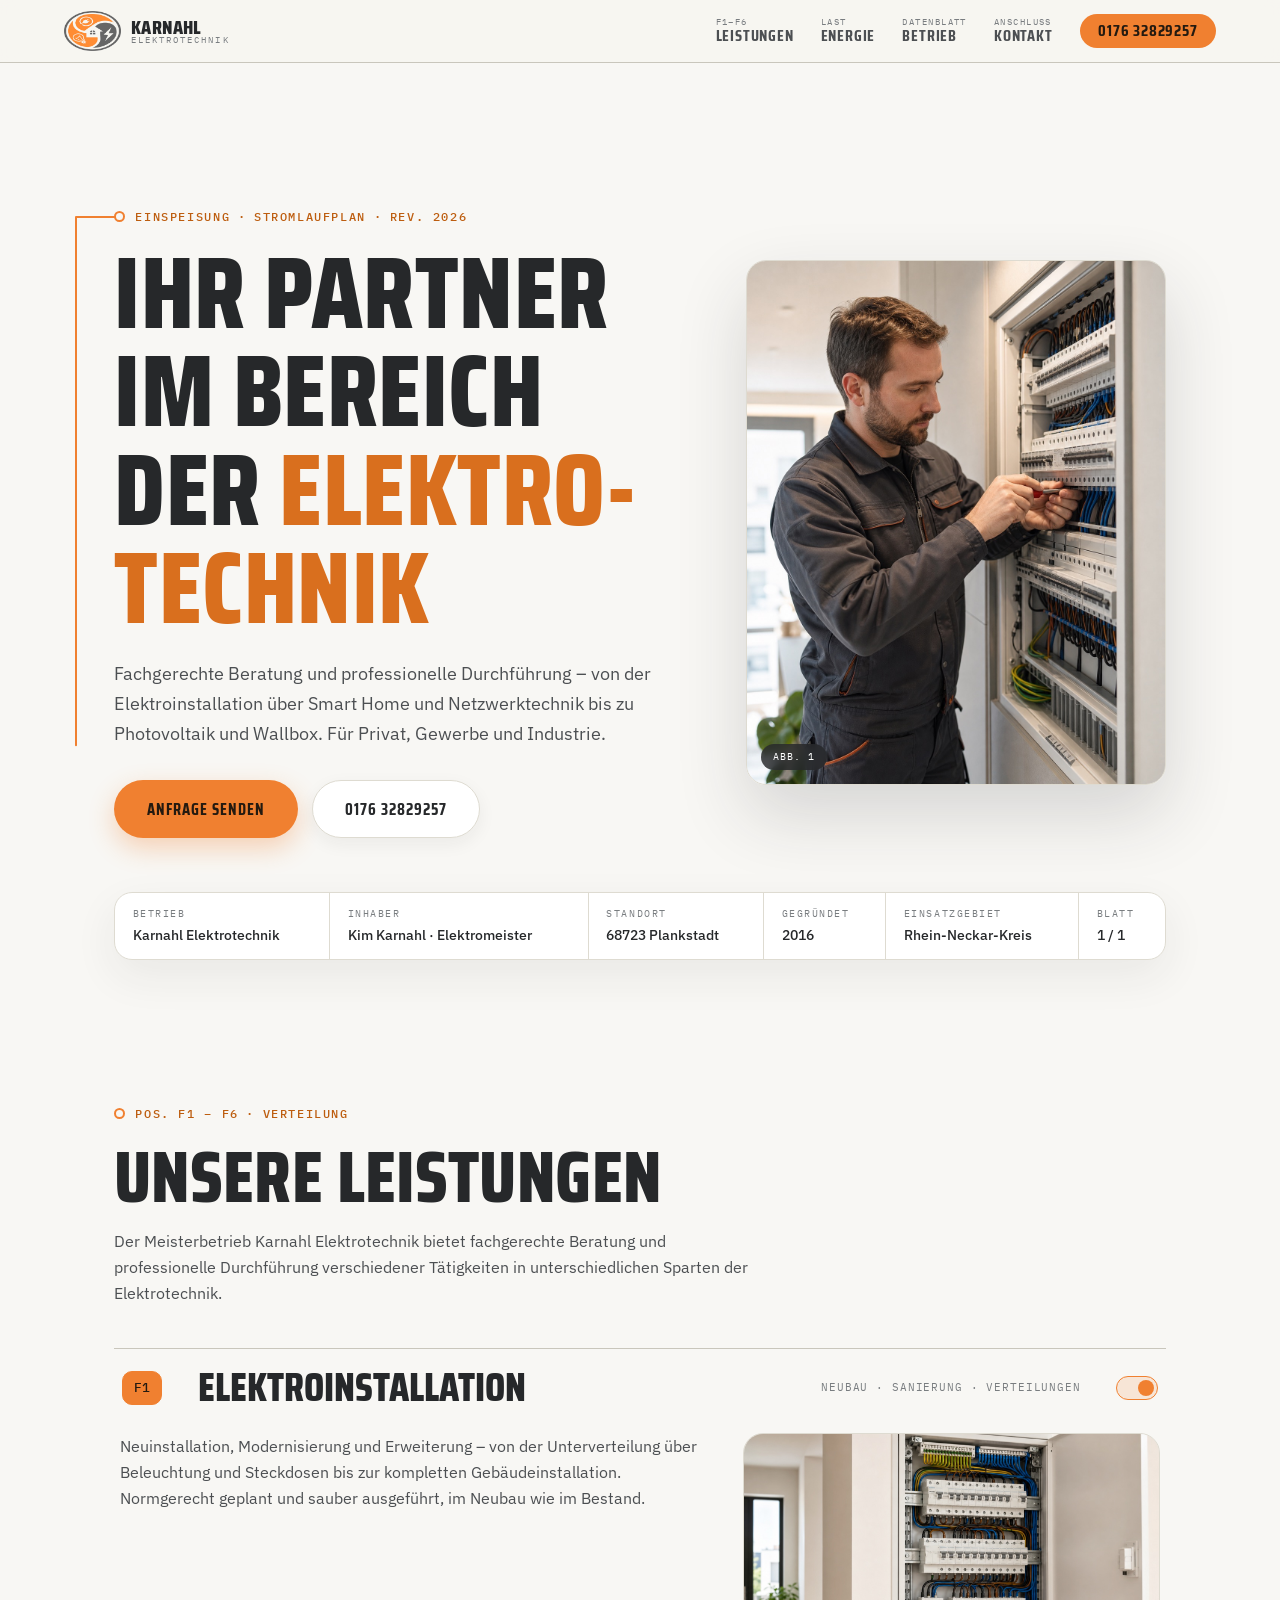
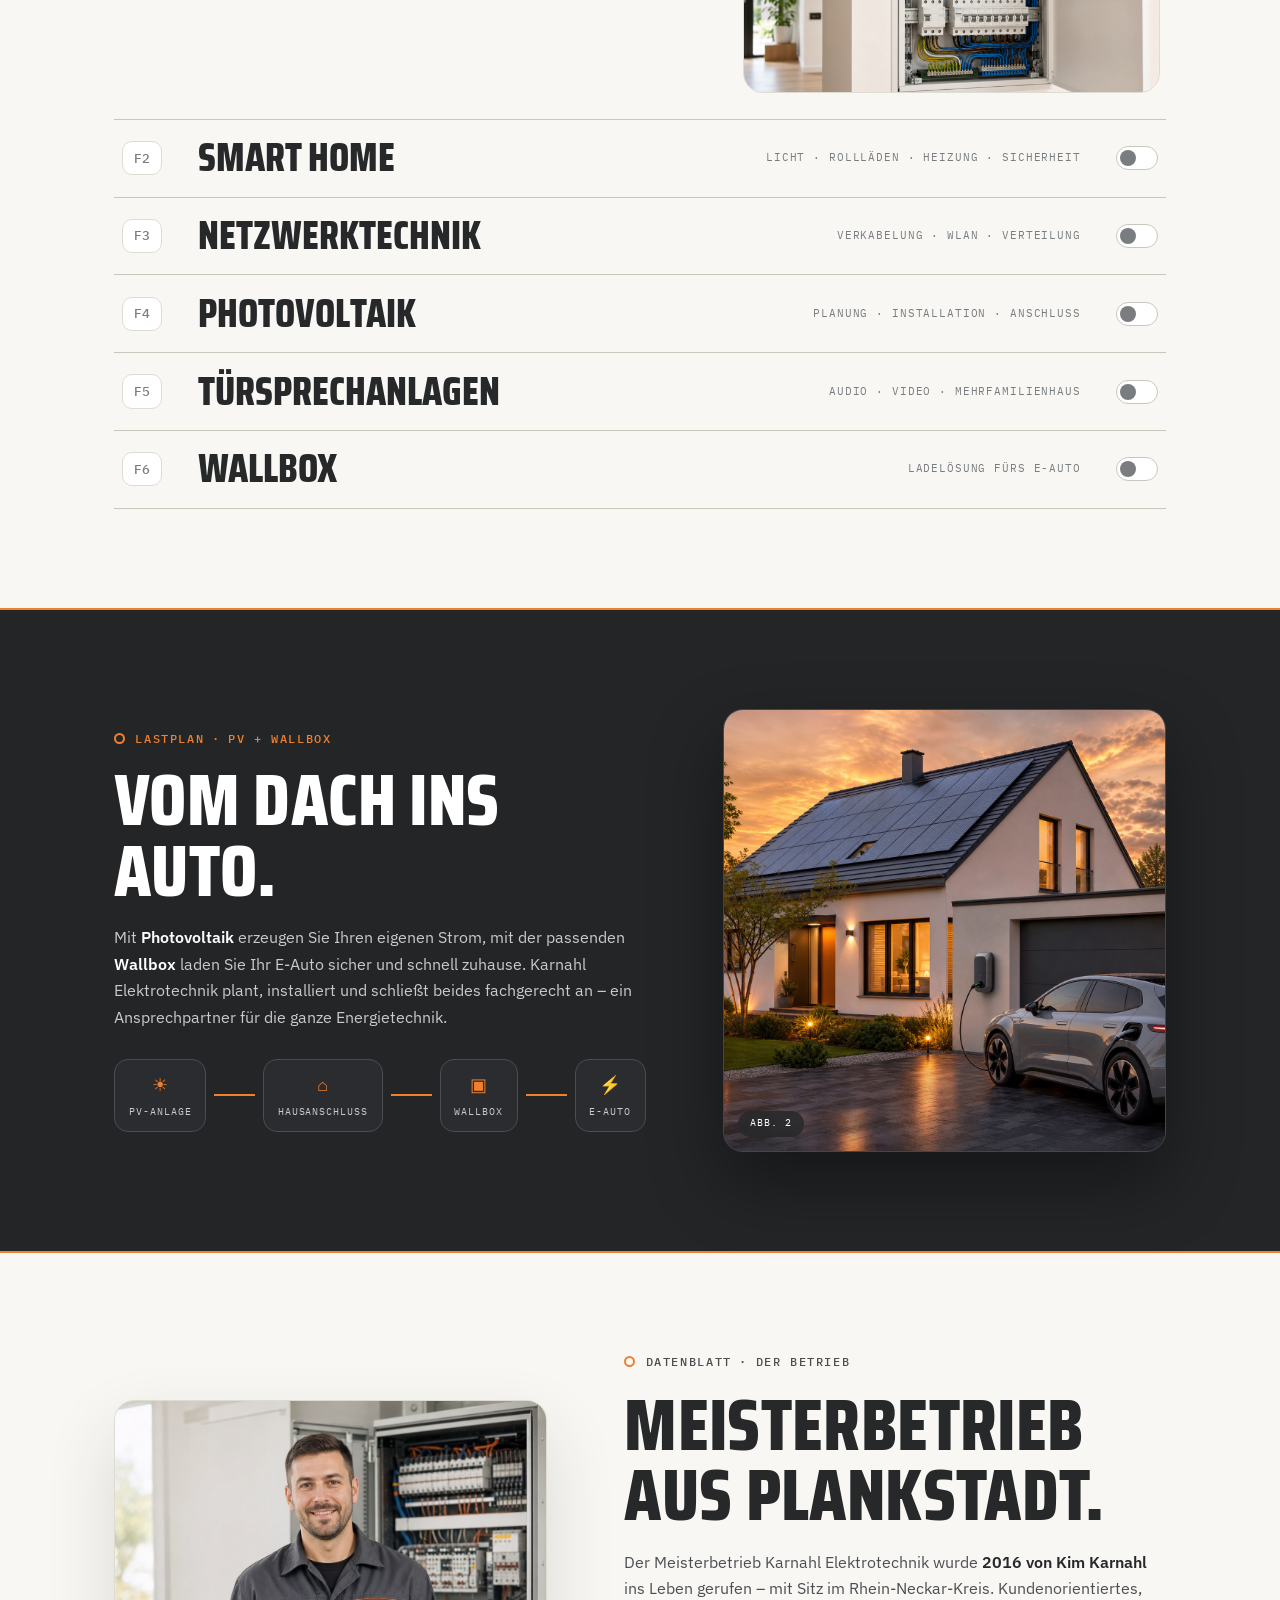
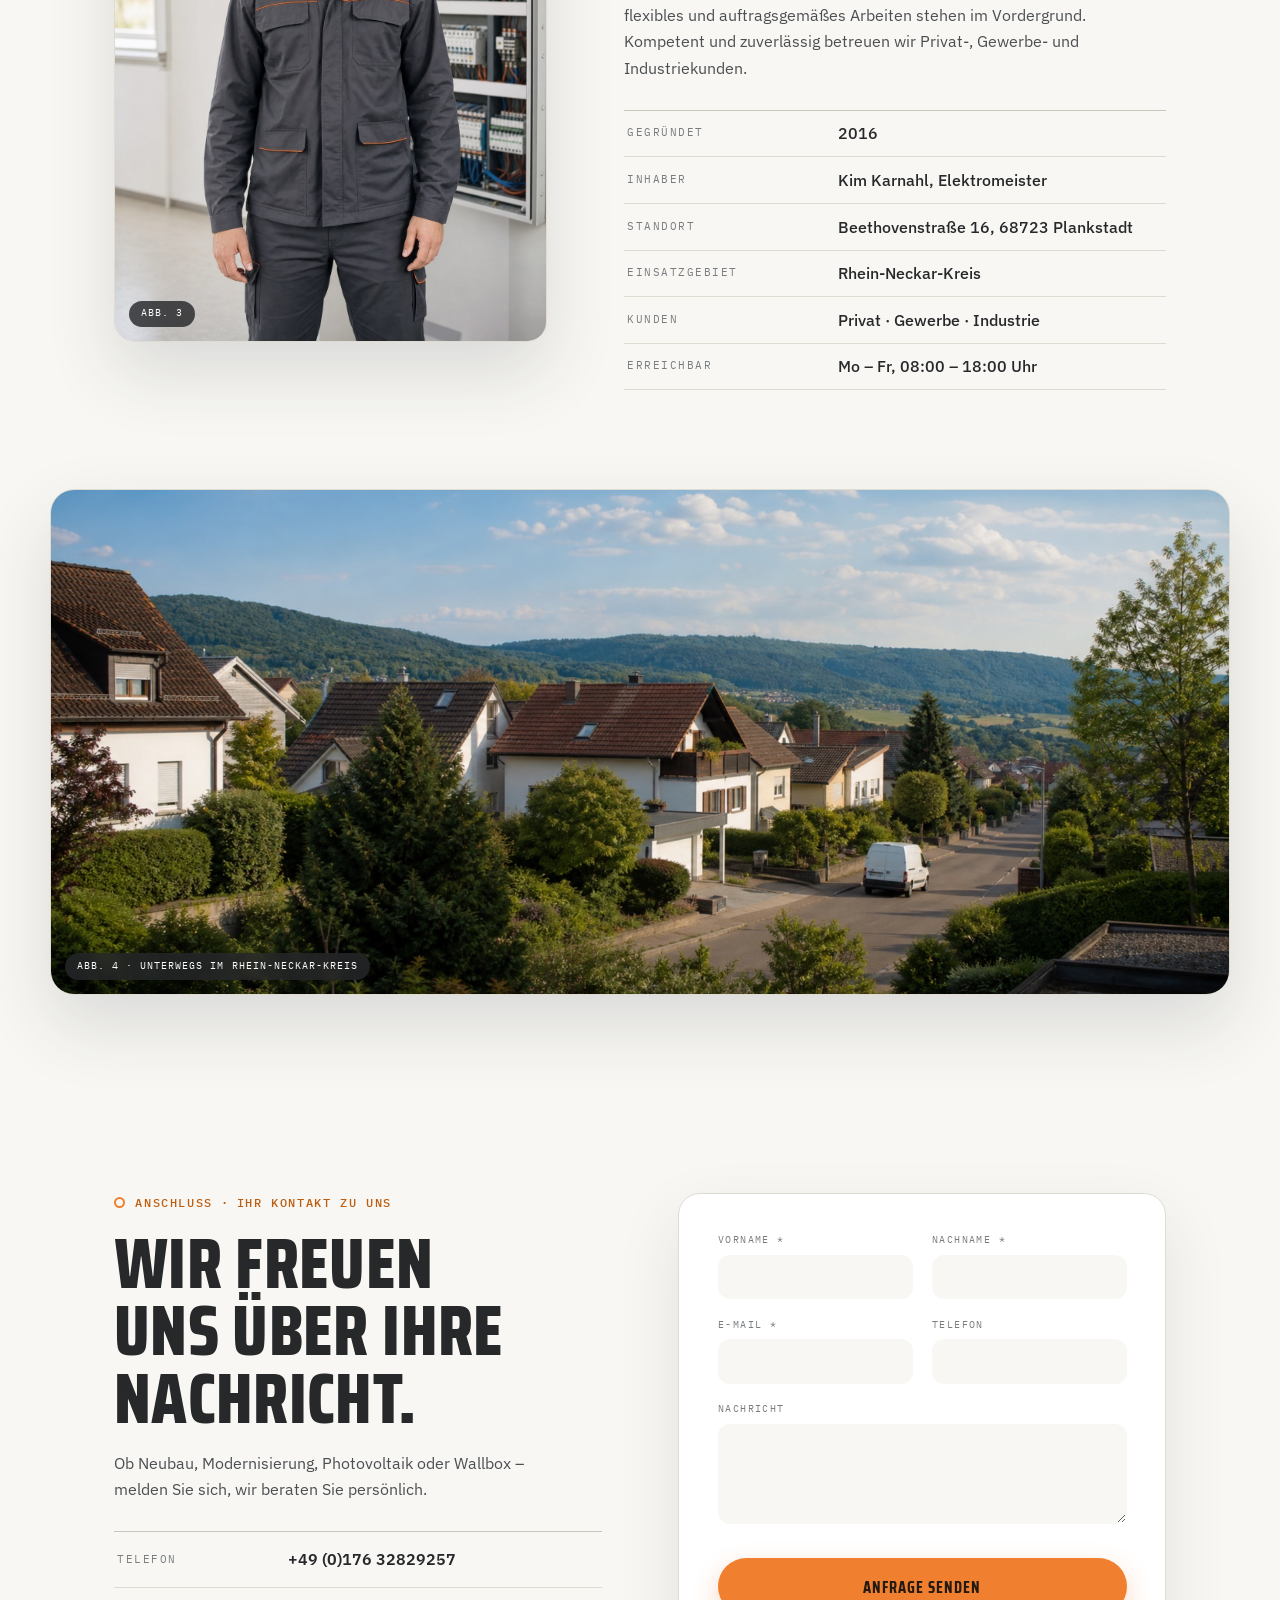
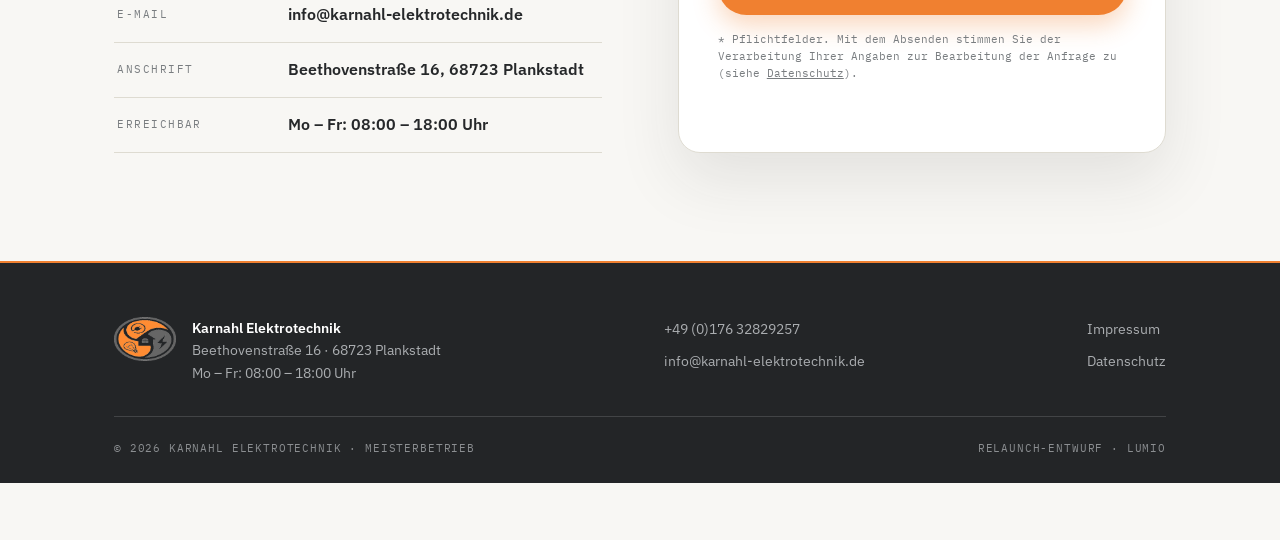
<file: index.html>
<!DOCTYPE html>
<html lang="de">
<head>
<meta charset="UTF-8">
<meta name="viewport" content="width=device-width, initial-scale=1">
<title>Karnahl Elektrotechnik – Elektromeisterbetrieb in Plankstadt</title>
<meta name="description" content="Karnahl Elektrotechnik – Meisterbetrieb von Kim Karnahl in Plankstadt (Rhein-Neckar-Kreis): Elektroinstallation, Smart Home, Netzwerktechnik, Photovoltaik, Türsprechanlagen und Wallbox für Privat, Gewerbe und Industrie.">
<meta name="robots" content="noindex, nofollow">
<meta name="theme-color" content="#f08030">
<meta property="og:type" content="website">
<meta property="og:title" content="Karnahl Elektrotechnik – Ihr Partner im Bereich der Elektrotechnik">
<meta property="og:description" content="Meisterbetrieb aus Plankstadt: Elektroinstallation, Smart Home, Netzwerktechnik, Photovoltaik, Türsprechanlagen und Wallbox.">
<link rel="icon" href="img/favicon.svg" type="image/svg+xml">
<link rel="preload" href="fonts/saira-cond-800.woff2" as="font" type="font/woff2" crossorigin>
<link rel="preload" href="fonts/plex-mono-400.woff2" as="font" type="font/woff2" crossorigin>
<link rel="stylesheet" href="css/style.css">
<script type="application/ld+json">
{
  "@context":"https://schema.org",
  "@type":"Electrician",
  "name":"Karnahl Elektrotechnik",
  "founder":"Kim Karnahl",
  "foundingDate":"2016",
  "telephone":"+4917632829257",
  "email":"info@karnahl-elektrotechnik.de",
  "url":"https://www.karnahl-elektrotechnik.com",
  "address":{"@type":"PostalAddress","streetAddress":"Beethovenstraße 16","postalCode":"68723","addressLocality":"Plankstadt","addressCountry":"DE"},
  "areaServed":"Rhein-Neckar-Kreis",
  "openingHours":"Mo-Fr 08:00-18:00",
  "description":"Elektromeisterbetrieb in Plankstadt: Elektroinstallation, Smart Home, Netzwerktechnik, Photovoltaik, Türsprechanlagen und Wallbox – für Privat-, Gewerbe- und Industriekunden."
}
</script>
</head>
<body>

<svg class="circuit" id="circuit" aria-hidden="true"><path id="circuitPath" fill="none"/></svg>

<header class="nav" id="nav">
  <a class="brand" href="#top" aria-label="Karnahl Elektrotechnik Startseite">
    <img src="img/logo-emblem.png" alt="" class="logo" width="385" height="272">
    <span class="bname">Karnahl<span>Elektrotechnik</span></span>
  </a>
  <nav class="nav-links" id="navLinks" aria-label="Hauptnavigation">
    <a href="#leistungen" class="js-close"><i>F1–F6</i>Leistungen</a>
    <a href="#energie" class="js-close"><i>Last</i>Energie</a>
    <a href="#betrieb" class="js-close"><i>Datenblatt</i>Betrieb</a>
    <a href="#kontakt" class="js-close"><i>Anschluss</i>Kontakt</a>
    <a href="tel:+4917632829257" class="nav-cta js-close">0176 32829257</a>
  </nav>
  <button class="burger" id="burger" aria-label="Menü öffnen" aria-expanded="false" aria-controls="navLinks">
    <span></span><span></span><span></span>
  </button>
</header>

<main id="top">

  <!-- ============ HERO: Zeichnungsblatt ============ -->
  <section class="hero">
    <div class="wrap hero-grid">
      <div class="hero-copy">
        <p class="mlabel reveal"><span class="cnode" data-node></span>Einspeisung&ensp;·&ensp;Stromlaufplan&ensp;·&ensp;Rev. 2026</p>
        <h1 class="reveal">Ihr Partner im Bereich der <em>Elektro&shy;technik</em></h1>
        <p class="hero-sub reveal">Fachgerechte Beratung und professionelle Durchführung – von der Elektroinstallation über Smart Home und Netzwerktechnik bis zu Photovoltaik und Wallbox. Für Privat, Gewerbe und Industrie.</p>
        <div class="hero-actions reveal">
          <a href="#kontakt" class="btn btn-primary">Anfrage senden</a>
          <a href="tel:+4917632829257" class="btn btn-line">0176 32829257</a>
        </div>
      </div>
      <figure class="hero-plate media reveal" data-img="img/hero.jpg" data-alt="Elektromeister bei der Arbeit am Verteilerschrank">
        <figcaption class="ph"><svg viewBox="0 0 24 24" fill="none" stroke="currentColor" stroke-width="1.5"><path d="M13 2 4.5 13.5H11L9.5 22 19 10h-6.5L13 2Z"/></svg><span>Abb. 1 folgt · img/hero.jpg</span></figcaption>
        <span class="plate-tag">Abb. 1</span>
      </figure>
    </div>

    <!-- DIN-Schriftfeld -->
    <div class="wrap">
      <table class="titleblock reveal" aria-label="Betriebsdaten">
        <tr>
          <td><b>Betrieb</b>Karnahl Elektrotechnik</td>
          <td><b>Inhaber</b>Kim Karnahl · Elektromeister</td>
          <td><b>Standort</b>68723 Plankstadt</td>
          <td><b>Gegründet</b>2016</td>
          <td><b>Einsatzgebiet</b>Rhein-Neckar-Kreis</td>
          <td><b>Blatt</b>1 / 1</td>
        </tr>
      </table>
    </div>
  </section>

  <!-- ============ LEISTUNGEN: Sicherungsleiste ============ -->
  <section class="fuses" id="leistungen">
    <div class="wrap">
      <header class="sec-head reveal">
        <p class="mlabel"><span class="cnode" data-node></span>Pos. F1 – F6&ensp;·&ensp;Verteilung</p>
        <h2>Unsere Leistungen</h2>
        <p class="sec-sub">Der Meisterbetrieb Karnahl Elektrotechnik bietet fachgerechte Beratung und professionelle Durchführung verschiedener Tätigkeiten in unterschiedlichen Sparten der Elektrotechnik.</p>
      </header>

      <div class="fuse-list reveal">
        <details class="fuse" open>
          <summary><span class="fno">F1</span><span class="ftitle">Elektroinstallation</span><span class="fmeta">Neubau · Sanierung · Verteilungen</span><span class="fsw" aria-hidden="true"></span></summary>
          <div class="fuse-body">
            <p>Neuinstallation, Modernisierung und Erweiterung – von der Unterverteilung über Beleuchtung und Steckdosen bis zur kompletten Gebäudeinstallation. Normgerecht geplant und sauber ausgeführt, im Neubau wie im Bestand.</p>
            <figure class="media fimg" data-img="img/elektroinstallation.jpg" data-alt="Sauber verdrahteter Elektro-Verteilerschrank">
              <figcaption class="ph"><span>Bild folgt · img/elektroinstallation.jpg</span></figcaption>
            </figure>
          </div>
        </details>
        <details class="fuse">
          <summary><span class="fno">F2</span><span class="ftitle">Smart Home</span><span class="fmeta">Licht · Rollläden · Heizung · Sicherheit</span><span class="fsw" aria-hidden="true"></span></summary>
          <div class="fuse-body">
            <p>Licht, Rollläden, Heizung und Sicherheit intelligent vernetzt – bedienbar per Taster, App oder Sprache. Wir planen und installieren die Steuerung, die zu Ihrem Zuhause passt.</p>
            <figure class="media fimg" data-img="img/smarthome.jpg" data-alt="Smart-Home-Bedienpanel an heller Wand">
              <figcaption class="ph"><span>Bild folgt · img/smarthome.jpg</span></figcaption>
            </figure>
          </div>
        </details>
        <details class="fuse">
          <summary><span class="fno">F3</span><span class="ftitle">Netzwerktechnik</span><span class="fmeta">Verkabelung · WLAN · Verteilung</span><span class="fsw" aria-hidden="true"></span></summary>
          <div class="fuse-body">
            <p>Strukturierte Verkabelung, WLAN und Netzwerkverteilung für Zuhause und Betrieb – damit Daten genauso zuverlässig fließen wie Strom.</p>
            <figure class="media fimg" data-img="img/netzwerk.jpg" data-alt="Netzwerkschrank mit sauber gepatchten Kabeln">
              <figcaption class="ph"><span>Bild folgt · img/netzwerk.jpg</span></figcaption>
            </figure>
          </div>
        </details>
        <details class="fuse">
          <summary><span class="fno">F4</span><span class="ftitle">Photovoltaik</span><span class="fmeta">Planung · Installation · Anschluss</span><span class="fsw" aria-hidden="true"></span></summary>
          <div class="fuse-body">
            <p>Strom vom eigenen Dach: Wir installieren und schließen Ihre Photovoltaik-Anlage fachgerecht an – als Meisterbetrieb aus einer Hand. Mehr dazu im <a href="#energie">Lastplan Energie</a>.</p>
            <figure class="media fimg" data-img="img/photovoltaik.jpg" data-alt="Photovoltaik-Module auf einem Hausdach in der Sonne">
              <figcaption class="ph"><span>Bild folgt · img/photovoltaik.jpg</span></figcaption>
            </figure>
          </div>
        </details>
        <details class="fuse">
          <summary><span class="fno">F5</span><span class="ftitle">Türsprechanlagen</span><span class="fmeta">Audio · Video · Mehrfamilienhaus</span><span class="fsw" aria-hidden="true"></span></summary>
          <div class="fuse-body">
            <p>Moderne Tür- und Video-Sprechanlagen für Ein- und Mehrfamilienhäuser – sehen und hören, wer klingelt, auch von unterwegs.</p>
            <figure class="media fimg" data-img="img/tuersprechanlage.jpg" data-alt="Moderne Video-Türsprechanlage am Hauseingang">
              <figcaption class="ph"><span>Bild folgt · img/tuersprechanlage.jpg</span></figcaption>
            </figure>
          </div>
        </details>
        <details class="fuse">
          <summary><span class="fno">F6</span><span class="ftitle">Wallbox</span><span class="fmeta">Ladelösung fürs E-Auto</span><span class="fsw" aria-hidden="true"></span></summary>
          <div class="fuse-body">
            <p>Sicher und schnell zuhause laden: Wir montieren und schließen die passende Wallbox für Ihr Elektroauto an – inklusive Beratung zu Anschlussleistung und Anmeldung.</p>
            <figure class="media fimg" data-img="img/wallbox.jpg" data-alt="Wallbox an der Hauswand mit ladendem E-Auto">
              <figcaption class="ph"><span>Bild folgt · img/wallbox.jpg</span></figcaption>
            </figure>
          </div>
        </details>
      </div>
    </div>
  </section>

  <!-- ============ ENERGIE: Lastplan (dunkel) ============ -->
  <section class="load" id="energie">
    <div class="wrap load-grid">
      <div>
        <p class="mlabel on-dark reveal"><span class="cnode" data-node></span>Lastplan&ensp;·&ensp;PV + Wallbox</p>
        <h2 class="reveal">Vom Dach ins Auto.</h2>
        <p class="reveal">Mit <strong>Photovoltaik</strong> erzeugen Sie Ihren eigenen Strom, mit der passenden <strong>Wallbox</strong> laden Sie Ihr E-Auto sicher und schnell zuhause. Karnahl Elektrotechnik plant, installiert und schließt beides fachgerecht an – ein Ansprechpartner für die ganze Energietechnik.</p>
        <div class="load-diagram reveal" aria-hidden="true">
          <span class="ld-node"><i>☀</i>PV-Anlage</span>
          <span class="ld-wire"></span>
          <span class="ld-node"><i>⌂</i>Hausanschluss</span>
          <span class="ld-wire"></span>
          <span class="ld-node"><i>▣</i>Wallbox</span>
          <span class="ld-wire"></span>
          <span class="ld-node"><i>⚡</i>E-Auto</span>
        </div>
      </div>
      <figure class="load-media media reveal" data-img="img/energie.jpg" data-alt="Wohnhaus mit Photovoltaik-Anlage und Wallbox mit ladendem E-Auto">
        <figcaption class="ph on-dark"><span>Bild folgt · img/energie.jpg</span></figcaption>
        <span class="plate-tag">Abb. 2</span>
      </figure>
    </div>
  </section>

  <!-- ============ BETRIEB: Datenblatt ============ -->
  <section class="sheet" id="betrieb">
    <div class="wrap sheet-grid">
      <figure class="sheet-media media reveal" data-img="img/betrieb.jpg" data-alt="Elektriker vor einem geöffneten Verteilerschrank">
        <figcaption class="ph"><span>Bild folgt · img/betrieb.jpg</span></figcaption>
        <span class="plate-tag">Abb. 3</span>
      </figure>
      <div>
        <p class="mlabel reveal"><span class="cnode" data-node></span>Datenblatt&ensp;·&ensp;Der Betrieb</p>
        <h2 class="reveal">Meisterbetrieb aus Plankstadt.</h2>
        <p class="reveal">Der Meisterbetrieb Karnahl Elektrotechnik wurde <strong>2016 von Kim Karnahl</strong> ins Leben gerufen – mit Sitz im Rhein-Neckar-Kreis. Kundenorientiertes, flexibles und auftragsgemäßes Arbeiten stehen im Vordergrund. Kompetent und zuverlässig betreuen wir Privat-, Gewerbe- und Industriekunden.</p>
        <dl class="specs reveal">
          <div><dt>Gegründet</dt><dd>2016</dd></div>
          <div><dt>Inhaber</dt><dd>Kim Karnahl, Elektromeister</dd></div>
          <div><dt>Standort</dt><dd>Beethovenstraße 16, 68723 Plankstadt</dd></div>
          <div><dt>Einsatzgebiet</dt><dd>Rhein-Neckar-Kreis</dd></div>
          <div><dt>Kunden</dt><dd>Privat · Gewerbe · Industrie</dd></div>
          <div><dt>Erreichbar</dt><dd>Mo – Fr, 08:00 – 18:00 Uhr</dd></div>
        </dl>
      </div>
    </div>
  </section>

  <!-- ============ PANORAMA ============ -->
  <section class="banner wrap" aria-label="Unterwegs im Rhein-Neckar-Kreis">
    <figure class="banner-media media reveal" data-img="img/region.jpg" data-alt="Unterwegs für Kunden im Rhein-Neckar-Kreis">
      <figcaption class="ph"><span>Bild folgt · img/region.jpg</span></figcaption>
      <span class="plate-tag">Abb. 4 · Unterwegs im Rhein-Neckar-Kreis</span>
    </figure>
  </section>

  <!-- ============ KONTAKT: Anschluss ============ -->
  <section class="connect" id="kontakt">
    <div class="wrap connect-grid">
      <div>
        <p class="mlabel reveal"><span class="cnode" data-node></span>Anschluss&ensp;·&ensp;Ihr Kontakt zu uns</p>
        <h2 class="reveal">Wir freuen uns über Ihre Nachricht.</h2>
        <p class="connect-lead reveal">Ob Neubau, Modernisierung, Photovoltaik oder Wallbox – melden Sie sich, wir beraten Sie persönlich.</p>
        <ul class="clist reveal">
          <li><b>Telefon</b><a href="tel:+4917632829257">+49 (0)176 32829257</a></li>
          <li><b>E-Mail</b><a href="mailto:info@karnahl-elektrotechnik.de">info@karnahl-elektrotechnik.de</a></li>
          <li><b>Anschrift</b><span>Beethovenstraße 16, 68723 Plankstadt</span></li>
          <li><b>Erreichbar</b><span>Mo – Fr: 08:00 – 18:00 Uhr</span></li>
        </ul>
      </div>

      <form class="cform reveal" id="contactForm" novalidate>
        <div class="row-2">
          <div class="field"><label for="vorname">Vorname *</label><input id="vorname" name="vorname" type="text" autocomplete="given-name" required></div>
          <div class="field"><label for="nachname">Nachname *</label><input id="nachname" name="nachname" type="text" autocomplete="family-name" required></div>
        </div>
        <div class="row-2">
          <div class="field"><label for="email">E-Mail *</label><input id="email" name="email" type="email" autocomplete="email" required></div>
          <div class="field"><label for="telefon">Telefon</label><input id="telefon" name="telefon" type="tel" autocomplete="tel"></div>
        </div>
        <div class="field"><label for="nachricht">Nachricht</label><textarea id="nachricht" name="nachricht"></textarea></div>
        <button type="submit" class="btn btn-primary">Anfrage senden</button>
        <p class="form-note" id="formNote">* Pflichtfelder. Mit dem Absenden stimmen Sie der Verarbeitung Ihrer Angaben zur Bearbeitung der Anfrage zu (siehe <a href="datenschutz.html">Datenschutz</a>).</p>
      </form>
    </div>
  </section>

</main>

<footer class="footer">
  <div class="wrap">
    <div class="footer-grid">
      <div class="footer-brand">
        <img src="img/logo-emblem.png" alt="" width="64" height="45">
        <p><strong>Karnahl Elektrotechnik</strong><br>Beethovenstraße 16 · 68723 Plankstadt<br>Mo – Fr: 08:00 – 18:00 Uhr</p>
      </div>
      <div class="footer-col">
        <a href="tel:+4917632829257">+49 (0)176 32829257</a>
        <a href="mailto:info@karnahl-elektrotechnik.de">info@karnahl-elektrotechnik.de</a>
      </div>
      <div class="footer-col">
        <a href="impressum.html">Impressum</a>
        <a href="datenschutz.html">Datenschutz</a>
      </div>
    </div>
    <div class="footer-bottom">
      <span>© <span id="year">2026</span> Karnahl Elektrotechnik · Meisterbetrieb</span>
      <span class="made">Relaunch-Entwurf · Lumio</span>
    </div>
  </div>
</footer>

<script src="js/main.js" defer></script>
</body>
</html>
</file>
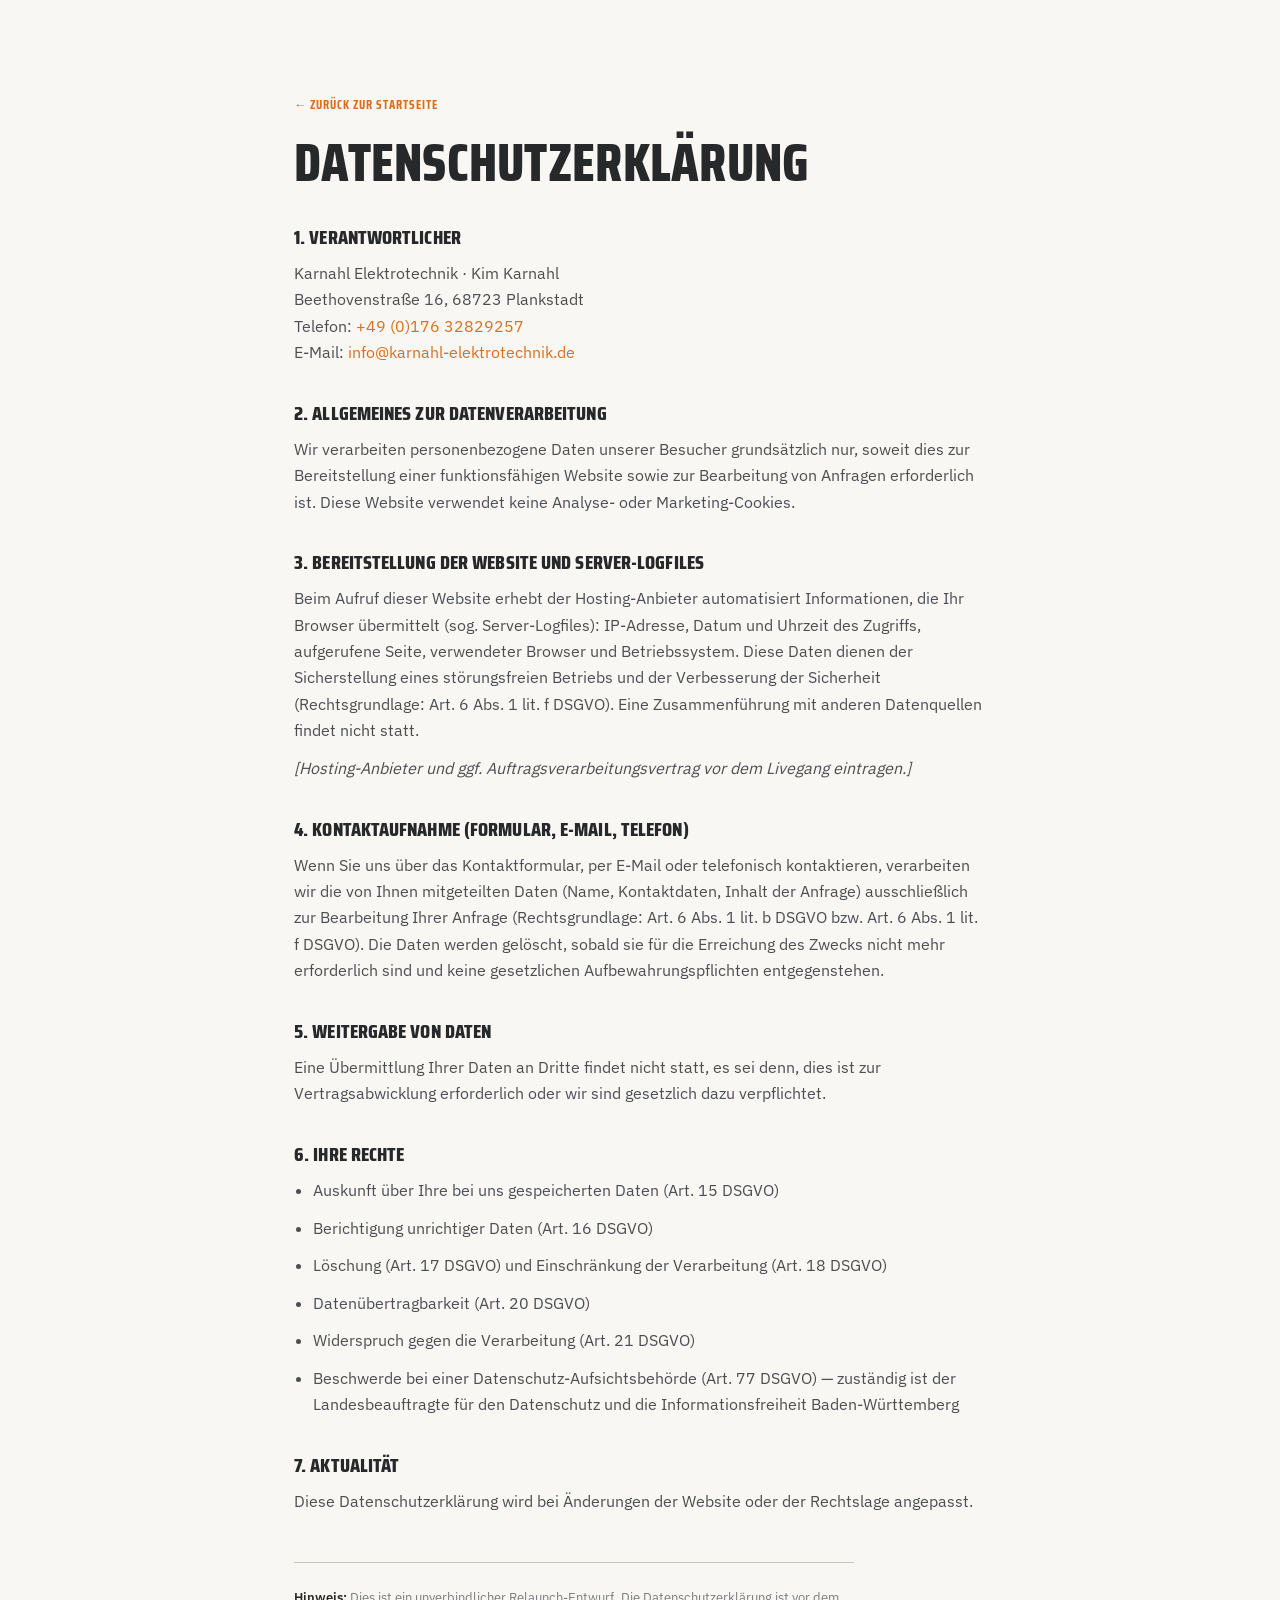
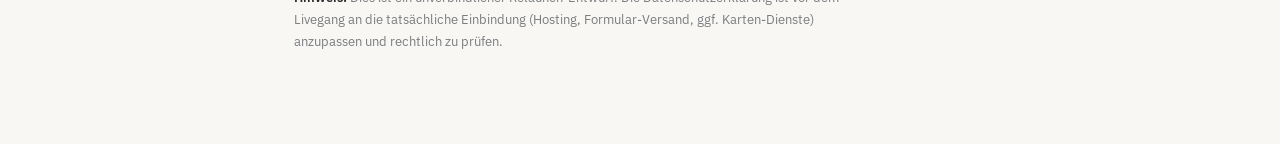
<file: datenschutz.html>
<!DOCTYPE html>
<html lang="de">
<head>
<meta charset="UTF-8">
<meta name="viewport" content="width=device-width, initial-scale=1">
<title>Datenschutzerklärung – Karnahl Elektrotechnik</title>
<meta name="robots" content="noindex, nofollow">
<meta name="theme-color" content="#f08030">
<link rel="icon" href="img/favicon.svg" type="image/svg+xml">
<link rel="stylesheet" href="css/style.css">
<link rel="stylesheet" href="css/legal.css">
</head>
<body>
<div class="legal">
  <a class="back" href="index.html">← Zurück zur Startseite</a>
  <h1>Datenschutzerklärung</h1>

  <h2>1. Verantwortlicher</h2>
  <p>
    Karnahl Elektrotechnik · Kim Karnahl<br>
    Beethovenstraße 16, 68723 Plankstadt<br>
    Telefon: <a href="tel:+4917632829257">+49 (0)176 32829257</a><br>
    E-Mail: <a href="mailto:info@karnahl-elektrotechnik.de">info@karnahl-elektrotechnik.de</a>
  </p>

  <h2>2. Allgemeines zur Datenverarbeitung</h2>
  <p>Wir verarbeiten personenbezogene Daten unserer Besucher grundsätzlich nur, soweit dies zur Bereitstellung einer funktionsfähigen Website sowie zur Bearbeitung von Anfragen erforderlich ist. Diese Website verwendet keine Analyse- oder Marketing-Cookies.</p>

  <h2>3. Bereitstellung der Website und Server-Logfiles</h2>
  <p>Beim Aufruf dieser Website erhebt der Hosting-Anbieter automatisiert Informationen, die Ihr Browser übermittelt (sog. Server-Logfiles): IP-Adresse, Datum und Uhrzeit des Zugriffs, aufgerufene Seite, verwendeter Browser und Betriebssystem. Diese Daten dienen der Sicherstellung eines störungsfreien Betriebs und der Verbesserung der Sicherheit (Rechtsgrundlage: Art. 6 Abs. 1 lit. f DSGVO). Eine Zusammenführung mit anderen Datenquellen findet nicht statt.</p>
  <p><em>[Hosting-Anbieter und ggf. Auftragsverarbeitungsvertrag vor dem Livegang eintragen.]</em></p>

  <h2>4. Kontaktaufnahme (Formular, E-Mail, Telefon)</h2>
  <p>Wenn Sie uns über das Kontaktformular, per E-Mail oder telefonisch kontaktieren, verarbeiten wir die von Ihnen mitgeteilten Daten (Name, Kontaktdaten, Inhalt der Anfrage) ausschließlich zur Bearbeitung Ihrer Anfrage (Rechtsgrundlage: Art. 6 Abs. 1 lit. b DSGVO bzw. Art. 6 Abs. 1 lit. f DSGVO). Die Daten werden gelöscht, sobald sie für die Erreichung des Zwecks nicht mehr erforderlich sind und keine gesetzlichen Aufbewahrungspflichten entgegenstehen.</p>

  <h2>5. Weitergabe von Daten</h2>
  <p>Eine Übermittlung Ihrer Daten an Dritte findet nicht statt, es sei denn, dies ist zur Vertragsabwicklung erforderlich oder wir sind gesetzlich dazu verpflichtet.</p>

  <h2>6. Ihre Rechte</h2>
  <ul>
    <li>Auskunft über Ihre bei uns gespeicherten Daten (Art. 15 DSGVO)</li>
    <li>Berichtigung unrichtiger Daten (Art. 16 DSGVO)</li>
    <li>Löschung (Art. 17 DSGVO) und Einschränkung der Verarbeitung (Art. 18 DSGVO)</li>
    <li>Datenübertragbarkeit (Art. 20 DSGVO)</li>
    <li>Widerspruch gegen die Verarbeitung (Art. 21 DSGVO)</li>
    <li>Beschwerde bei einer Datenschutz-Aufsichtsbehörde (Art. 77 DSGVO) — zuständig ist der Landesbeauftragte für den Datenschutz und die Informationsfreiheit Baden-Württemberg</li>
  </ul>

  <h2>7. Aktualität</h2>
  <p>Diese Datenschutzerklärung wird bei Änderungen der Website oder der Rechtslage angepasst.</p>

  <p class="muted-note"><strong>Hinweis:</strong> Dies ist ein unverbindlicher Relaunch-Entwurf. Die Datenschutzerklärung ist vor dem Livegang an die tatsächliche Einbindung (Hosting, Formular-Versand, ggf. Karten-Dienste) anzupassen und rechtlich zu prüfen.</p>
</div>
</body>
</html>
</file>
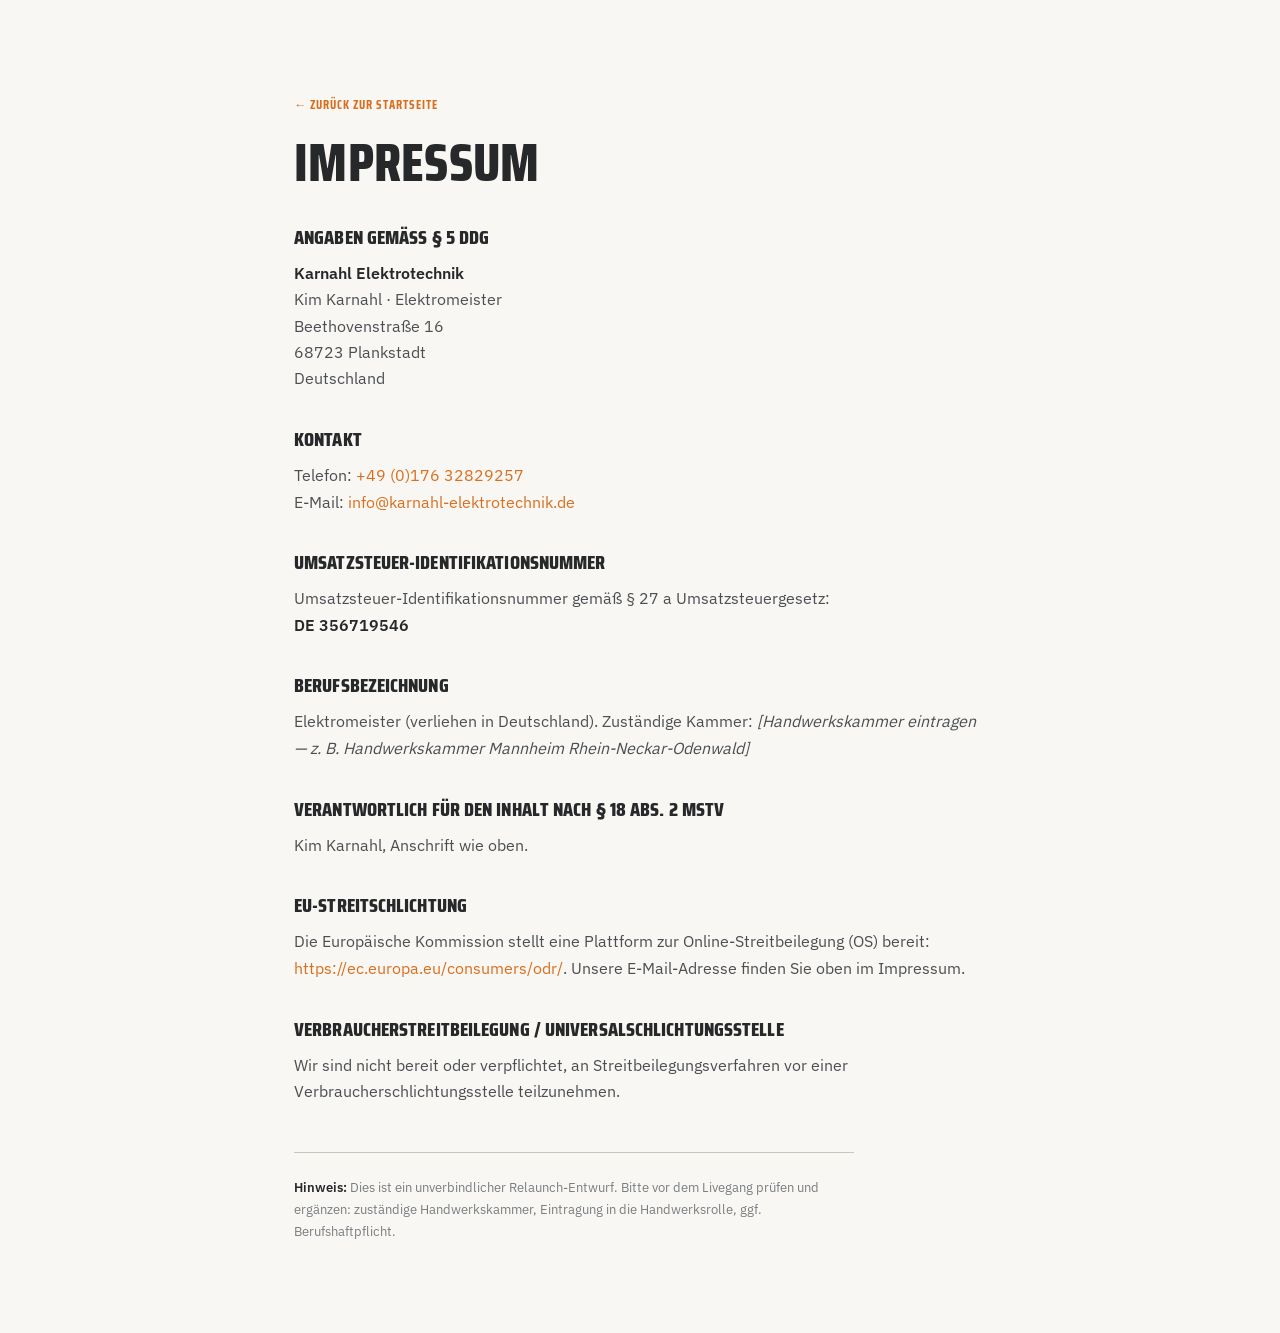
<file: impressum.html>
<!DOCTYPE html>
<html lang="de">
<head>
<meta charset="UTF-8">
<meta name="viewport" content="width=device-width, initial-scale=1">
<title>Impressum – Karnahl Elektrotechnik</title>
<meta name="robots" content="noindex, nofollow">
<meta name="theme-color" content="#f08030">
<link rel="icon" href="img/favicon.svg" type="image/svg+xml">
<link rel="stylesheet" href="css/style.css">
<link rel="stylesheet" href="css/legal.css">
</head>
<body>
<div class="legal">
  <a class="back" href="index.html">← Zurück zur Startseite</a>
  <h1>Impressum</h1>

  <h2>Angaben gemäß § 5 DDG</h2>
  <p>
    <strong>Karnahl Elektrotechnik</strong><br>
    Kim Karnahl · Elektromeister<br>
    Beethovenstraße 16<br>
    68723 Plankstadt<br>
    Deutschland
  </p>

  <h2>Kontakt</h2>
  <p>
    Telefon: <a href="tel:+4917632829257">+49 (0)176 32829257</a><br>
    E-Mail: <a href="mailto:info@karnahl-elektrotechnik.de">info@karnahl-elektrotechnik.de</a>
  </p>

  <h2>Umsatzsteuer-Identifikationsnummer</h2>
  <p>Umsatzsteuer-Identifikationsnummer gemäß § 27 a Umsatzsteuergesetz:<br><strong>DE 356719546</strong></p>

  <h2>Berufsbezeichnung</h2>
  <p>Elektromeister (verliehen in Deutschland). Zuständige Kammer: <em>[Handwerkskammer eintragen — z. B. Handwerkskammer Mannheim Rhein-Neckar-Odenwald]</em></p>

  <h2>Verantwortlich für den Inhalt nach § 18 Abs. 2 MStV</h2>
  <p>Kim Karnahl, Anschrift wie oben.</p>

  <h2>EU-Streitschlichtung</h2>
  <p>Die Europäische Kommission stellt eine Plattform zur Online-Streitbeilegung (OS) bereit: <a href="https://ec.europa.eu/consumers/odr/" target="_blank" rel="noopener">https://ec.europa.eu/consumers/odr/</a>. Unsere E-Mail-Adresse finden Sie oben im Impressum.</p>

  <h2>Verbraucherstreitbeilegung / Universalschlichtungsstelle</h2>
  <p>Wir sind nicht bereit oder verpflichtet, an Streitbeilegungsverfahren vor einer Verbraucherschlichtungsstelle teilzunehmen.</p>

  <p class="muted-note"><strong>Hinweis:</strong> Dies ist ein unverbindlicher Relaunch-Entwurf. Bitte vor dem Livegang prüfen und ergänzen: zuständige Handwerkskammer, Eintragung in die Handwerksrolle, ggf. Berufshaftpflicht.</p>
</div>
</body>
</html>
</file>
<file: css/style.css>
/* ============================================================
   Karnahl Elektrotechnik — Konzept „Der Stromlaufplan"
   Technisches Zeichenpapier · Anthrazit-Tusche · Orange als
   stromführende Leitung. Saira Condensed + IBM Plex Mono/Sans.
   ============================================================ */

/* ---------- Fonts (selbst gehostet, DSGVO) ---------- */
@font-face{font-family:'Saira Condensed';font-weight:700;font-display:swap;src:url('../fonts/saira-cond-700.woff2') format('woff2')}
@font-face{font-family:'Saira Condensed';font-weight:800;font-display:swap;src:url('../fonts/saira-cond-800.woff2') format('woff2')}
@font-face{font-family:'IBM Plex Mono';font-weight:400;font-display:swap;src:url('../fonts/plex-mono-400.woff2') format('woff2')}
@font-face{font-family:'IBM Plex Mono';font-weight:500;font-display:swap;src:url('../fonts/plex-mono-500.woff2') format('woff2')}
@font-face{font-family:'IBM Plex Sans';font-weight:400;font-display:swap;src:url('../fonts/plex-sans-400.woff2') format('woff2')}
@font-face{font-family:'IBM Plex Sans';font-weight:500;font-display:swap;src:url('../fonts/plex-sans-500.woff2') format('woff2')}
@font-face{font-family:'IBM Plex Sans';font-weight:600;font-display:swap;src:url('../fonts/plex-sans-600.woff2') format('woff2')}

/* ---------- Tokens ---------- */
:root{
  --paper:#f8f7f4;          /* ruhiges technisches Papier */
  --ink:#26282a;            /* Tusche / Anthrazit */
  --ink-soft:#4c4f52;
  --muted:#797d80;
  --line:#c9c6bc;           /* Zeichnungslinien */
  --line-soft:#dedbd1;
  --orange:#f08030;         /* stromführende Leitung (Logo) */
  --orange-deep:#d96f1e;
  --orange-text:#bd5d0f;    /* lesbar auf Papier */
  --dark:#232527;           /* dunkles Band */
  --display:'Saira Condensed','Arial Narrow',sans-serif;
  --mono:'IBM Plex Mono',ui-monospace,monospace;
  --font:'IBM Plex Sans',system-ui,Arial,sans-serif;
  --maxw:1180px;
  --pad:clamp(1.25rem,5vw,4rem);
}

*,*::before,*::after{box-sizing:border-box;margin:0;padding:0}
html{scroll-behavior:smooth;-webkit-text-size-adjust:100%}
body{
  font-family:var(--font);color:var(--ink);line-height:1.65;
  overflow-x:hidden;-webkit-font-smoothing:antialiased;
  background-color:var(--paper);
}
img{max-width:100%;display:block}
a{color:inherit;text-decoration:none}
::selection{background:var(--orange);color:#fff}
:focus-visible{outline:2px solid var(--orange-deep);outline-offset:3px}

h1,h2{font-family:var(--display);font-weight:800;text-transform:uppercase;line-height:.96;letter-spacing:.005em}

.wrap{max-width:var(--maxw);margin:0 auto;padding-left:var(--pad);padding-right:var(--pad);position:relative}

/* Mono-Beschriftung (Technische Labels) */
.mlabel{font-family:var(--mono);font-weight:500;font-size:.72rem;letter-spacing:.14em;text-transform:uppercase;
  color:var(--orange-text);display:flex;align-items:center;gap:.65rem;margin-bottom:1.1rem}
.mlabel.on-dark{color:var(--orange)}
.cnode{width:11px;height:11px;flex:none;border:2px solid var(--orange);border-radius:50%;background:var(--paper);display:inline-block}
.mlabel.on-dark .cnode{background:var(--dark)}

.reveal{opacity:0;transform:translateY(22px);transition:opacity .7s cubic-bezier(.16,1,.3,1),transform .7s cubic-bezier(.16,1,.3,1)}
.reveal.in{opacity:1;transform:none}
@media (prefers-reduced-motion:reduce){.reveal{opacity:1!important;transform:none!important;transition:none}html{scroll-behavior:auto}}

.btn{display:inline-flex;align-items:center;justify-content:center;gap:.6rem;font-family:var(--display);font-weight:700;
  font-size:1.02rem;text-transform:uppercase;letter-spacing:.06em;padding:.9rem 2rem;border-radius:999px;cursor:pointer;
  border:1px solid transparent;transition:transform .18s,box-shadow .18s,background .18s,color .18s,border-color .18s}
.btn-primary{background:var(--orange);color:#241a10;box-shadow:0 10px 26px rgba(240,128,48,.32)}
.btn-primary:hover{background:var(--orange-deep);color:#fff;transform:translateY(-2px);box-shadow:0 14px 34px rgba(240,128,48,.4)}
.btn-line{background:#fff;border-color:var(--line-soft);color:var(--ink);box-shadow:0 6px 18px rgba(38,40,42,.06)}
.btn-line:hover{border-color:var(--orange);color:var(--orange-deep);transform:translateY(-2px)}

/* ---------- Leiterbahn (Signature) ---------- */
.circuit{position:absolute;top:0;left:0;z-index:0;pointer-events:none}
.circuit path{stroke:var(--orange);stroke-width:2;stroke-linecap:round;stroke-linejoin:round}
main,header.nav,footer{position:relative;z-index:1}

/* ---------- Bild-Slots („Abbildungen") ---------- */
.media{position:relative;border:1px solid var(--line-soft);border-radius:20px;overflow:hidden;background:
  linear-gradient(145deg,#efede7,#e7e4dc)}
.media .ph{position:absolute;inset:0;display:flex;flex-direction:column;align-items:center;justify-content:center;
  gap:.6rem;color:var(--muted);text-align:center;padding:1rem}
.media .ph svg{width:30px;height:30px;opacity:.5}
.media .ph span{font-family:var(--mono);font-size:.66rem;letter-spacing:.1em;text-transform:uppercase}
.media.has-img .ph{display:none}
.media>img{position:absolute;inset:0;width:100%;height:100%;object-fit:cover}
.plate-tag{position:absolute;left:14px;bottom:14px;z-index:2;font-family:var(--mono);font-size:.64rem;letter-spacing:.1em;
  text-transform:uppercase;background:rgba(38,40,42,.82);backdrop-filter:blur(4px);color:#fff;padding:.3rem .75rem;border-radius:999px}

/* ============================================================ NAV */
.nav{position:fixed;top:0;left:0;right:0;z-index:100;display:flex;align-items:center;justify-content:space-between;
  padding:.7rem var(--pad);background:rgba(247,246,241,.9);backdrop-filter:blur(8px);
  border-bottom:1px solid var(--line);transition:box-shadow .3s}
.nav.scrolled{box-shadow:0 4px 24px rgba(38,40,42,.08)}
.brand{display:flex;align-items:center;gap:.65rem;flex:none}
.brand .logo{height:40px;width:auto}
.brand .bname{font-family:var(--display);font-weight:800;font-size:1.25rem;text-transform:uppercase;line-height:.9;letter-spacing:.02em}
.brand .bname span{display:block;font-family:var(--mono);font-weight:400;font-size:.58rem;letter-spacing:.22em;text-transform:uppercase;color:var(--muted)}
.nav-links{display:flex;align-items:center;gap:1.7rem}
.nav-links a{display:flex;flex-direction:column;font-family:var(--display);font-weight:700;font-size:1rem;
  text-transform:uppercase;letter-spacing:.05em;color:var(--ink-soft);line-height:1.1;transition:color .2s}
.nav-links a i{font-style:normal;font-family:var(--mono);font-weight:400;font-size:.56rem;letter-spacing:.16em;color:var(--muted)}
.nav-links a:hover{color:var(--orange-deep)}
.nav-cta{background:var(--orange);color:#241a10!important;padding:.5rem 1.15rem;border-radius:999px}
.nav-cta i{display:none}
.nav-cta:hover{background:var(--orange-deep);color:#fff!important}
.burger{display:none;flex-direction:column;gap:5px;background:none;border:0;cursor:pointer;padding:.4rem;z-index:110}
.burger span{width:24px;height:2px;background:var(--ink);transition:.3s}
.burger.open span:nth-child(1){transform:translateY(7px) rotate(45deg)}
.burger.open span:nth-child(2){opacity:0}
.burger.open span:nth-child(3){transform:translateY(-7px) rotate(-45deg)}

/* ============================================================ HERO */
.hero{padding:clamp(7.5rem,16vh,10.5rem) 0 clamp(2.5rem,5vh,4rem)}
.hero-grid{display:grid;grid-template-columns:1.35fr 1fr;gap:clamp(2rem,5vw,4.5rem);align-items:center;margin-bottom:clamp(2.5rem,6vh,4rem)}
.hero h1{font-size:clamp(3rem,8vw,6.6rem);max-width:15ch;text-wrap:balance;margin-bottom:1.3rem}
.hero h1 em{font-style:normal;color:var(--orange-deep)}
.hero-sub{max-width:50ch;font-size:clamp(1rem,1.5vw,1.14rem);color:var(--ink-soft)}
.hero-actions{display:flex;flex-wrap:wrap;gap:.9rem;margin-top:2rem}
.hero-plate{aspect-ratio:4/5;max-height:540px;width:100%;box-shadow:0 30px 70px rgba(38,40,42,.16)}

/* Schriftfeld (Betriebsdaten, weich) */
.titleblock{width:100%;border-collapse:separate;border-spacing:0;border:1px solid var(--line-soft);border-radius:18px;
  background:#fff;box-shadow:0 16px 44px rgba(38,40,42,.07);overflow:hidden}
.titleblock td{border-left:1px solid var(--line-soft);padding:.8rem 1.1rem;font-size:.86rem;font-weight:500;white-space:nowrap}
.titleblock td:first-child{border-left:0}
.titleblock td b{display:block;font-family:var(--mono);font-weight:400;font-size:.6rem;letter-spacing:.16em;
  text-transform:uppercase;color:var(--muted);margin-bottom:.15rem}
@media(max-width:900px){
  .titleblock,.titleblock tr{display:block}
  .titleblock td{display:inline-block;border-left:0;border-bottom:1px solid var(--line-soft);width:33.33%;vertical-align:top}
}
@media(max-width:560px){.titleblock td{width:50%}}

/* ============================================================ SICHERUNGSLEISTE */
.fuses{padding:clamp(4.5rem,11vh,7.5rem) 0}
.sec-head{max-width:64ch;margin-bottom:2.6rem}
.sec-head h2{font-size:clamp(2.6rem,6.5vw,4.6rem);margin-bottom:1rem}
.sec-sub{color:var(--ink-soft)}
.fuse-list{border-top:1px solid var(--line)}
.fuse{border-bottom:1px solid var(--line);background:transparent}
.fuse summary{display:grid;grid-template-columns:auto 1fr auto auto;align-items:center;gap:clamp(1rem,3vw,2.2rem);
  padding:1.15rem .5rem;cursor:pointer;list-style:none;border-radius:16px;transition:background .2s}
.fuse summary::-webkit-details-marker{display:none}
.fuse summary:hover{background:rgba(240,128,48,.07)}
.fno{font-family:var(--mono);font-weight:500;font-size:.8rem;color:var(--muted);border:1px solid var(--line-soft);
  padding:.35rem .7rem;border-radius:10px;background:#fff;transition:background .2s,color .2s,border-color .2s}
.fuse[open] .fno{background:var(--orange);border-color:var(--orange);color:#241a10}
.ftitle{font-family:var(--display);font-weight:800;font-size:clamp(1.5rem,3.6vw,2.5rem);text-transform:uppercase;line-height:1}
.fmeta{font-family:var(--mono);font-size:.68rem;letter-spacing:.08em;text-transform:uppercase;color:var(--muted);text-align:right}
.fsw{width:42px;height:24px;flex:none;border:1px solid var(--line);border-radius:999px;position:relative;background:#fff;transition:background .25s,border-color .25s}
.fsw::after{content:"";position:absolute;top:3px;left:3px;width:16px;height:16px;border-radius:50%;background:var(--muted);transition:left .25s,background .25s}
.fuse[open] .fsw{background:rgba(240,128,48,.15);border-color:var(--orange)}
.fuse[open] .fsw::after{left:21px;background:var(--orange)}
.fuse-body{display:grid;grid-template-columns:1.4fr 1fr;gap:clamp(1.2rem,3vw,2.5rem);padding:.4rem .4rem 1.6rem;align-items:start}
.fuse-body p{color:var(--ink-soft);max-width:58ch}
.fuse-body a{color:var(--orange-text);text-decoration:underline}
.fimg{aspect-ratio:16/10}
.fuse-body:has(> p:only-child){grid-template-columns:1fr}
@media(max-width:760px){
  .fuse summary{grid-template-columns:auto 1fr auto}
  .fmeta{display:none}
  .fuse-body{grid-template-columns:1fr}
}

/* ============================================================ LASTPLAN (dunkel) */
.load{background:var(--dark);color:#fff;padding:clamp(4.5rem,11vh,7.5rem) 0;border-top:2px solid var(--orange);border-bottom:2px solid var(--orange)}
.load-grid{display:grid;grid-template-columns:1.2fr 1fr;gap:clamp(2rem,6vw,5rem);align-items:center}
.load h2{font-size:clamp(2.6rem,6.5vw,4.6rem);margin-bottom:1.2rem}
.load p{color:#c8cbce;max-width:54ch;margin-bottom:1rem}
.load p strong{color:#fff}
.load-media{aspect-ratio:1/1;border-color:#43464a;box-shadow:0 30px 70px rgba(0,0,0,.4)}
.load .media{background:linear-gradient(145deg,#2e3033,#27292c)}
.load .ph{color:#9a9da1}
.load-diagram{display:flex;align-items:center;flex-wrap:wrap;gap:.5rem;margin-top:1.8rem}
.ld-node{display:flex;flex-direction:column;align-items:center;gap:.3rem;font-family:var(--mono);font-size:.62rem;
  letter-spacing:.1em;text-transform:uppercase;color:#c8cbce;border:1px solid #4a4d51;border-radius:14px;padding:.65rem .85rem;background:#2a2c2f}
.ld-node i{font-style:normal;font-size:1.1rem;color:var(--orange)}
.ld-wire{flex:1;min-width:24px;height:2px;background:var(--orange)}

/* ============================================================ DATENBLATT */
.sheet{padding:clamp(4.5rem,11vh,7.5rem) 0}
.sheet-grid{display:grid;grid-template-columns:1fr 1.25fr;gap:clamp(2rem,6vw,5rem);align-items:center}
.sheet-media{aspect-ratio:4/5;box-shadow:0 30px 70px rgba(38,40,42,.14)}
.sheet h2{font-size:clamp(2.6rem,6.5vw,4.6rem);margin-bottom:1.2rem}
.sheet>div>p,.sheet .sheet-grid>div>p{color:var(--ink-soft)}
.sheet p strong{color:var(--ink)}
.specs{margin-top:1.8rem;border-top:1px solid var(--line)}
.specs>div{display:grid;grid-template-columns:minmax(120px,.6fr) 1fr;gap:1rem;padding:.6rem .2rem;border-bottom:1px solid var(--line-soft)}
.specs dt{font-family:var(--mono);font-size:.66rem;letter-spacing:.14em;text-transform:uppercase;color:var(--muted);padding-top:.25rem}
.specs dd{font-weight:500}
@media(max-width:800px){.sheet-grid{grid-template-columns:1fr}.sheet-media{max-width:400px}}
@media(max-width:800px){.load-grid{grid-template-columns:1fr}.load-media{order:-1;max-width:440px}}

/* ============================================================ PANORAMA-BAND */
.banner{padding:0 0 clamp(4.5rem,11vh,7.5rem)}
.banner-media{aspect-ratio:21/9;border-radius:24px;box-shadow:0 30px 70px rgba(38,40,42,.14)}
@media(max-width:700px){.banner-media{aspect-ratio:4/3}}

/* ============================================================ ANSCHLUSS / KONTAKT */
.connect{padding:clamp(4.5rem,11vh,7.5rem) 0 clamp(5rem,12vh,8rem)}
.connect-grid{display:grid;grid-template-columns:1fr 1fr;gap:clamp(2.5rem,6vw,5rem)}
.connect h2{font-size:clamp(2.6rem,6.5vw,4.4rem);margin-bottom:1.1rem;text-wrap:balance}
.connect-lead{color:var(--ink-soft);max-width:44ch;margin-bottom:1.8rem}
.clist{list-style:none;border-top:1px solid var(--line)}
.clist li{display:grid;grid-template-columns:minmax(110px,.5fr) 1fr;gap:1rem;padding:.85rem .2rem;border-bottom:1px solid var(--line-soft)}
.clist b{font-family:var(--mono);font-weight:400;font-size:.66rem;letter-spacing:.14em;text-transform:uppercase;color:var(--muted);padding-top:.3rem}
.clist a,.clist span{font-weight:600;font-size:1.02rem}
.clist a:hover{color:var(--orange-deep)}
.cform{border:1px solid var(--line-soft);border-radius:22px;background:#fff;padding:clamp(1.5rem,3.5vw,2.4rem);box-shadow:0 26px 64px rgba(38,40,42,.1)}
.field{margin-bottom:1.1rem}
.field label{display:block;font-family:var(--mono);font-size:.64rem;letter-spacing:.14em;text-transform:uppercase;color:var(--muted);margin-bottom:.35rem}
.field input,.field textarea{width:100%;background:var(--paper);border:1px solid transparent;
  border-radius:12px;padding:.7rem .95rem;color:var(--ink);font-family:var(--font);font-size:.98rem;transition:border-color .2s,background .2s}
.field input:focus,.field textarea:focus{outline:none;border-color:var(--orange);background:#fff}
.field textarea{resize:vertical;min-height:100px}
.row-2{display:grid;grid-template-columns:1fr 1fr;gap:1.2rem}
.cform .btn-primary{width:100%;margin-top:.6rem}
.form-note{font-family:var(--mono);font-size:.66rem;color:var(--muted);margin-top:1rem;line-height:1.6}
.form-note a{text-decoration:underline}
@media(max-width:800px){.connect-grid{grid-template-columns:1fr}.row-2{grid-template-columns:1fr}}

/* ============================================================ FOOTER */
.footer{background:var(--dark);color:#fff;padding:clamp(2.5rem,6vh,3.5rem) 0 1.6rem;border-top:2px solid var(--orange)}
.footer-grid{display:flex;justify-content:space-between;gap:2.5rem;flex-wrap:wrap;padding-bottom:2rem;border-bottom:1px solid rgba(255,255,255,.14)}
.footer-brand{display:flex;gap:1rem;align-items:flex-start}
.footer-brand img{height:44px;width:auto}
.footer-brand p{color:#aaadb0;font-size:.88rem;line-height:1.6}
.footer-brand strong{color:#fff}
.footer-col a{display:block;color:#aaadb0;font-size:.9rem;margin-bottom:.5rem;transition:color .2s}
.footer-col a:hover{color:var(--orange)}
.footer-bottom{display:flex;justify-content:space-between;gap:1rem;flex-wrap:wrap;padding-top:1.4rem;
  font-family:var(--mono);font-size:.66rem;letter-spacing:.08em;text-transform:uppercase;color:#8b8e91}

/* ---------- Mobile nav ---------- */
@media(max-width:900px){
  .nav-links{position:fixed;inset:0 0 0 auto;width:min(80%,320px);flex-direction:column;justify-content:center;align-items:flex-start;
    gap:1.6rem;background:var(--paper);padding:2rem var(--pad);transform:translateX(100%);
    transition:transform .4s cubic-bezier(.16,1,.3,1);box-shadow:-10px 0 40px rgba(0,0,0,.15);border-left:1px solid var(--line-soft)}
  .nav-links.open{transform:translateX(0)}
  .nav-links a{font-size:1.5rem}
  .burger{display:flex}
  .hero-grid{grid-template-columns:1fr}
  .hero-plate{max-width:420px;aspect-ratio:16/11}
}
</file>
<file: css/legal.css>
.legal{max-width:820px;margin:0 auto;padding:clamp(4rem,10vh,6rem) var(--pad) 5rem}
.legal a.back{font-family:var(--display);font-weight:700;font-size:.78rem;letter-spacing:.08em;text-transform:uppercase;color:var(--orange-deep)}
.legal h1{font-size:clamp(2rem,6vw,3.4rem);margin:1.2rem 0 2.5rem}
.legal h2{font-size:1.25rem;margin:2.4rem 0 .8rem;color:var(--ink)}
.legal h3{font-size:1.05rem;margin:1.6rem 0 .5rem;color:var(--ink)}
.legal p,.legal li{color:var(--ink-soft);margin-bottom:.7rem;max-width:70ch}
.legal ul{padding-left:1.2rem;margin-bottom:.7rem}
.legal strong{color:var(--ink)}
.legal a{color:var(--orange-deep)}
.legal .muted-note{font-size:.82rem;color:var(--muted);margin-top:3rem;padding-top:1.5rem;border-top:1px solid var(--line)}
</file>
